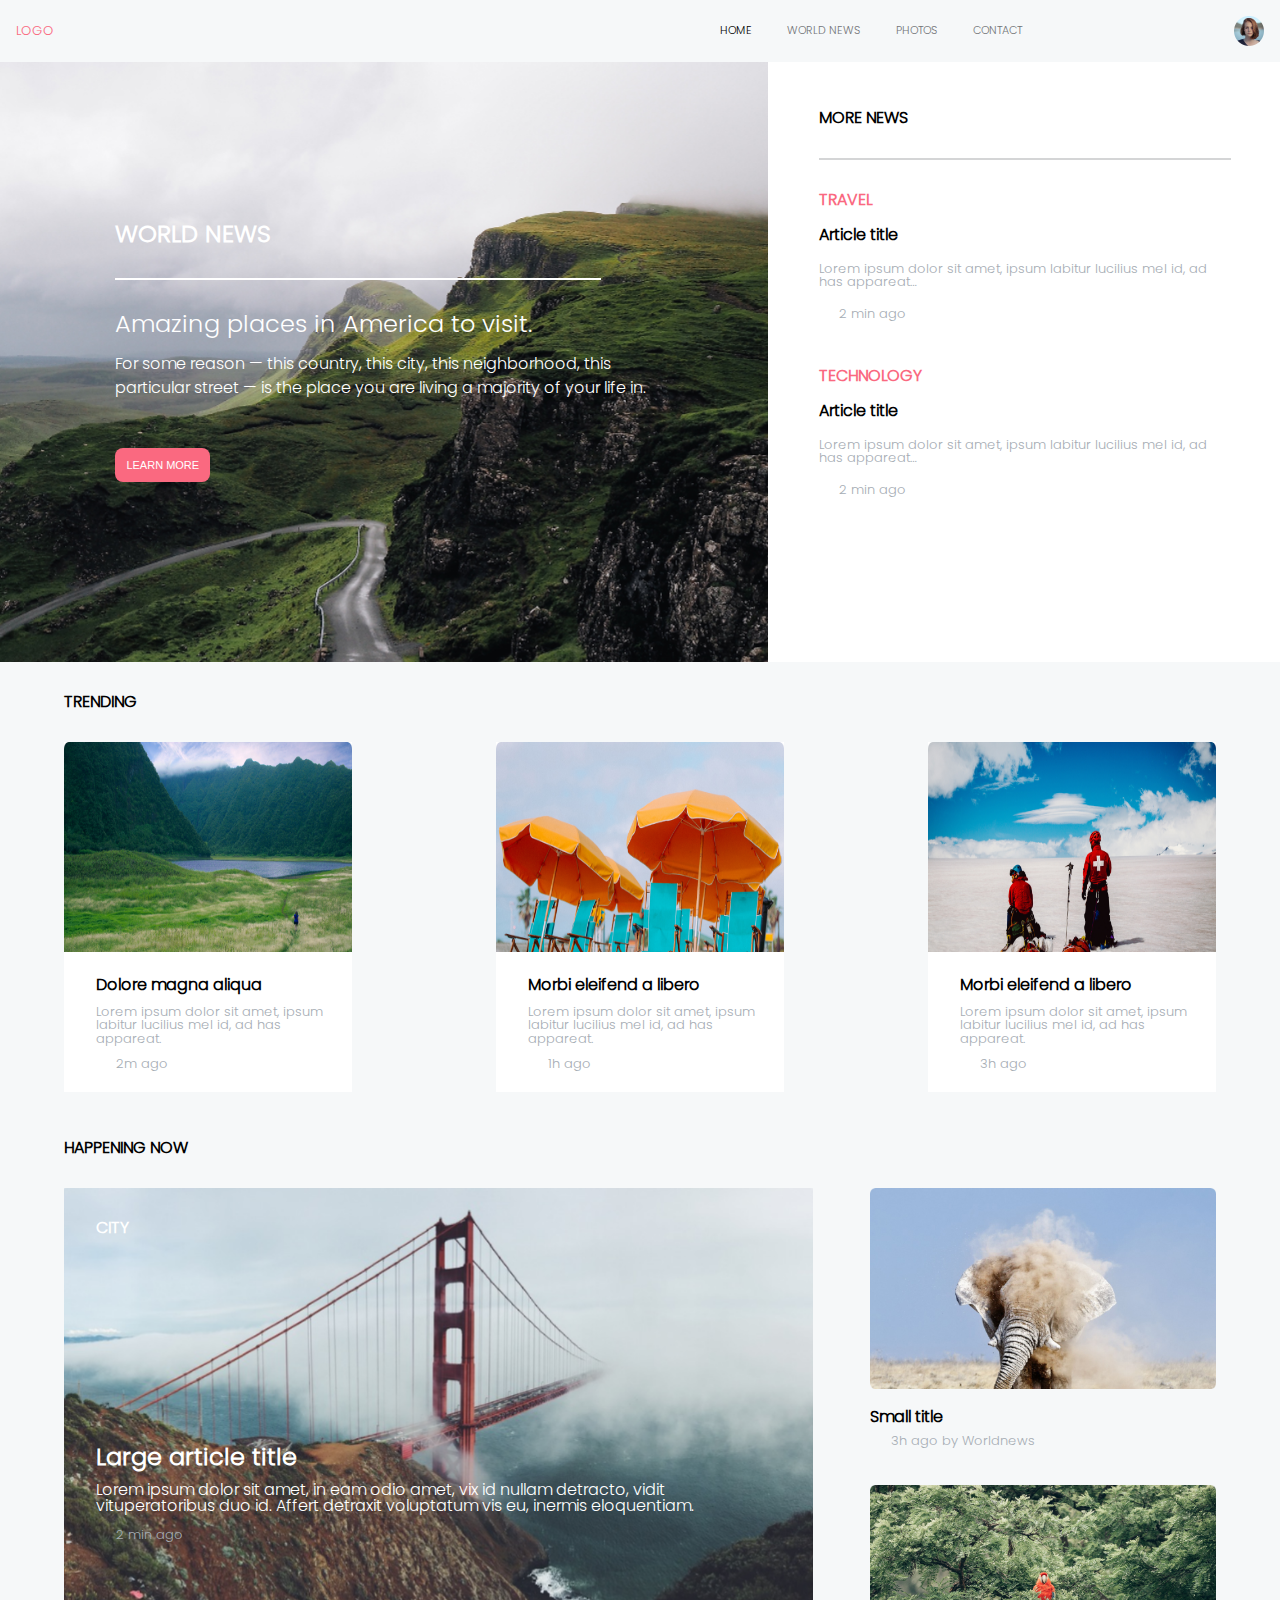
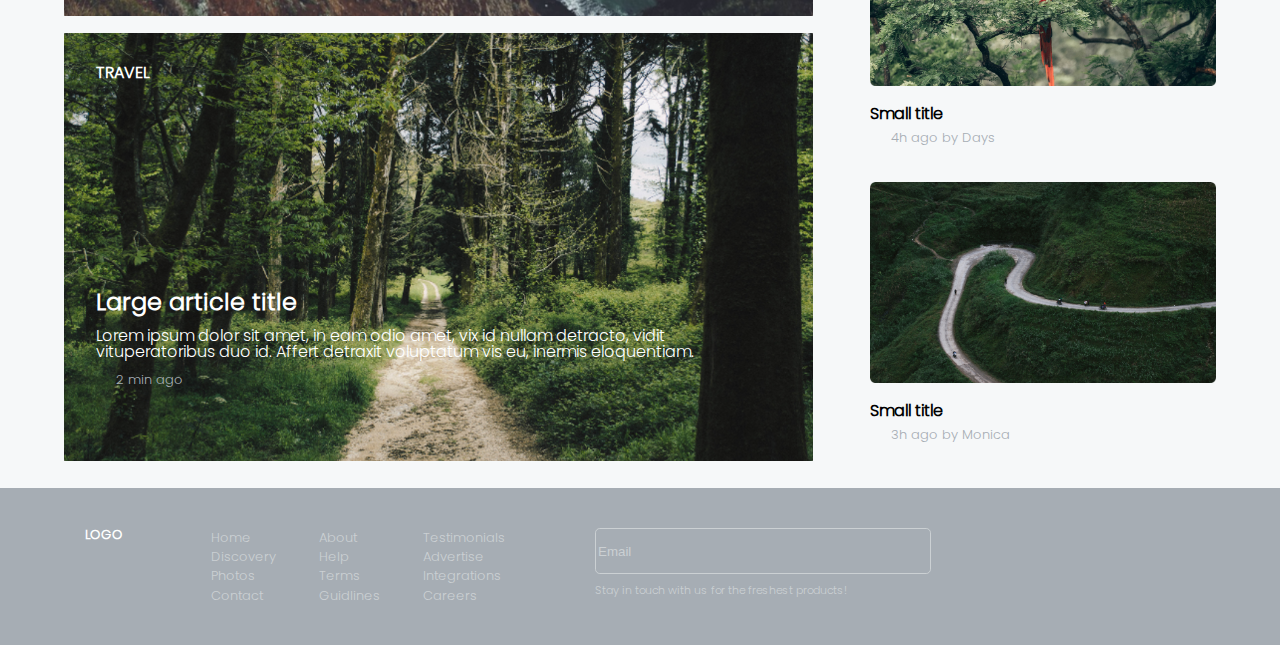
<file: index.html>
<!DOCTYPE html>
<html lang="en">
  <head>
    <meta charset="UTF-8" />
    <meta http-equiv="X-UA-Compatible" content="IE=edge" />
    <meta name="viewport" content="width=device-width, initial-scale=1.0" />
    <link
      rel="stylesheet"
      href="https://cdnjs.cloudflare.com/ajax/libs/font-awesome/6.2.0/css/all.min.css"
      integrity="sha512-xh6O/CkQoPOWDdYTDqeRdPCVd1SpvCA9XXcUnZS2FmJNp1coAFzvtCN9BmamE+4aHK8yyUHUSCcJHgXloTyT2A=="
      crossorigin="anonymous"
      referrerpolicy="no-referrer"
    />
    <link rel="stylesheet" href="css/font.css" />
    <link rel="stylesheet" href="css/reset.css" />
    <link rel="stylesheet" href="css/style.css" />
    <title>Final Project</title>
  </head>

  <body>
    <div class="container">
      <!--                                   Start Header -->
      <header class="header_box">
        <a href="index.html"><h1 class="header_h1">LOGO</h1></a>
        <div class="header_Div_for_nav_and_img">
          <nav class="header_nav">
            <ul class="header_ul">
              <a href="index.html"><li class="header_home">HOME</li></a>
              <a href="worldnews.html"
                ><li class="secendary_nav">WORLD NEWS</li></a
              >
              <li class="secendary_nav">PHOTOS</li>
              <li class="secendary_nav">CONTACT</li>
            </ul>
          </nav>
          <img
            class="header_img"
            src="Images/Page_one/Header/header-logo.png"
            alt="image of Christopher Campbell"
          />
          <i class="fa-solid fa-bars"></i>
        </div>
      </header>

      <!--                                Start Section First -->
      <section class="section1">
        <div class="Section1_div1">
          <div class="Sec1_div1_inside_div">
            <h1 class="sec1_div1_h1">WORLD NEWS</h1>
            <h3 class="sec1_div1_h3">Amazing places in America to visit.</h3>
            <p>
              For some reason — this country, this city, this neighborhood, this
              particular street — is the place you are living a majority of your
              life in.
            </p>
            <a href="https://www.discovery.com/nature" target="_blank"
              ><button class="sec1_button">LEARN MORE</button></a
            >
          </div>
        </div>
        <div class="Section1_div2">
          <div class="Sec1_div2_inside_div">
            <div class="unerline">
              <div class="sect1_title_and_arrows">
                <h1 class="sec1_div2_h1">MORE NEWS</h1>
                <div class="sect1_div2_arrows">
                  <i class="fa-solid fa-chevron-left"></i>
                  <i class="fa-solid fa-chevron-right"></i>
                </div>
              </div>
            </div>
            <div class="sec1_articles_div">
              <article class="sec1_article sec1_article_for_mobile">
                <h2 class="sec1_div2_h2">TRAVEL</h2>
                <h3 class="sec1_div2_h3">Article title</h3>
                <p class="all_P_article">
                  Lorem ipsum dolor sit amet, ipsum labitur lucilius mel id, ad
                  has appareat…
                </p>
                <p class="sec1_timer_p">2 min ago</p>
              </article>

              <article class="sec1_article">
                <h2 class="sec1_div2_h2">TECHNOLOGY</h2>
                <h3 class="sec1_div2_h3">Article title</h3>
                <p class="all_P_article">
                  Lorem ipsum dolor sit amet, ipsum labitur lucilius mel id, ad
                  has appareat…
                </p>
                <p class="sec1_timer_p">2 min ago</p>
              </article>
            </div>
          </div>
        </div>
      </section>

      <!--                                Start Section Second -->
      <section class="section_two">
        <div class="sect2_title_and_arrows">
          <h1 class="sec2_h1">TRENDING</h1>
          <div class="sect2_arrows">
            <i class="fa-solid fa-chevron-left"></i>
            <i class="fa-solid fa-chevron-right"></i>
          </div>
        </div>

        <div class="sec2_all_articles">
          <article class="sec2_article">
            <img
              class="sec2_artic_img"
              src="Images/Page_one/Section_two/section2_img1.png"
              alt="Nature image"
            />
            <div class="sec2_artic_text">
              <h1 class="sec1_div2_h3">Dolore magna aliqua</h1>
              <p class="all_P_article">
                Lorem ipsum dolor sit amet, ipsum labitur lucilius mel id, ad
                has appareat.
              </p>
              <p class="sec1_timer_p">2m ago</p>
            </div>
          </article>
          <article class="sec2_article">
            <img
              class="sec2_artic_img"
              src="Images/Page_one/Section_two/section2_img2.png"
              alt="Yellow umbrellas"
            />
            <div class="sec2_artic_text">
              <h1 class="sec1_div2_h3">Morbi eleifend a libero</h1>
              <p class="all_P_article">
                Lorem ipsum dolor sit amet, ipsum labitur lucilius mel id, ad
                has appareat.
              </p>
              <p class="sec1_timer_p">1h ago</p>
            </div>
          </article>
          <article class="sec2_article sec2_artic_3">
            <img
              class="sec2_artic_img"
              src="Images/Page_one/Section_two/section2_img3.png"
              alt="Image of skiers"
            />
            <div class="sec2_artic_text">
              <h1 class="sec1_div2_h3">Morbi eleifend a libero</h1>
              <p class="all_P_article">
                Lorem ipsum dolor sit amet, ipsum labitur lucilius mel id, ad
                has appareat.
              </p>
              <p class="sec1_timer_p">3h ago</p>
            </div>
          </article>
        </div>
      </section>

      <!--                                  Start Section Three -->
      <section class="section_three">
        <div class="sect2_title_and_arrows">
          <h1 class="sec2_h1">HAPPENING NOW</h1>
          <div class="sect2_arrows">
            <i class="fa-solid fa-chevron-left"></i>
            <i class="fa-solid fa-chevron-right"></i>
          </div>
        </div>
        <div class="sect3_imges_main_div">
          <div class="section3_Div1">
            <div class="sect3_Div1_img1">
              <div class="sect3_Div1_img_text">
                <h1 class="sect3_animat_h1">CITY</h1>
                <div class="sect3_Div1_img_text1">
                  <h1 class="sect3_Div1_h1">Large article title</h1>
                  <p>
                    Lorem ipsum dolor sit amet, in eam odio amet, vix id nullam
                    detracto, vidit vituperatoribus duo id. Affert detraxit
                    voluptatum vis eu, inermis eloquentiam.
                  </p>
                  <p class="sec1_timer_p">2 min ago</p>
                </div>
              </div>
            </div>
            <div class="sect3_Div1_img2">
              <div class="sect3_Div1_img_text">
                <h1 class="sect3_animat_h1">TRAVEL</h1>
                <div class="sect3_Div1_img_text1">
                  <h1 class="sect3_Div1_h1">Large article title</h1>
                  <p>
                    Lorem ipsum dolor sit amet, in eam odio amet, vix id nullam
                    detracto, vidit vituperatoribus duo id. Affert detraxit
                    voluptatum vis eu, inermis eloquentiam.
                  </p>
                  <p class="sec1_timer_p">2 min ago</p>
                </div>
              </div>
            </div>
          </div>
          <div class="section3_Div2">
            <!-- <div class="section3_Div2_inside_div"> -->
            <article class="section3_articles">
              <img
                class="sec3_artic_img"
                src="Images/Page_one/Section_three/section3_img3.png"
                alt="An elephant"
              />
              <div class="sec3_artic_text">
                <h1 class="sect3_artic_h1">Small title</h1>
                <p class="sec1_timer_p">3h ago by Worldnews</p>
              </div>
            </article>
            <article class="section3_articles">
              <img
                class="sec3_artic_img"
                src="Images/Page_one/Section_three/section3_img4.png"
                alt="Red Macaw"
              />
              <div class="sec3_artic_text">
                <h1 class="sect3_artic_h1">Small title</h1>
                <p class="sec1_timer_p">4h ago by Days</p>
              </div>
            </article>
            <article class="section3_articles sect3_articl3">
              <img
                class="sec3_artic_img"
                src="Images/Page_one/Section_three/section3_img5.png"
                alt="Motorcycles on the road"
              />
              <div class="sec3_artic_text">
                <h1 class="sect3_artic_h1">Small title</h1>
                <p class="sec1_timer_p">3h ago by Monica</p>
              </div>
            </article>
            <!-- </div> -->
          </div>
        </div>
      </section>
      <footer class="footer_box">
        <div class="footer_logo_n_navigation">
          <a href="index.html"><h1 class="footer_logo">LOGO</h1></a>
          <div class="footer_navigation_bar">
            <nav class="footer_nav">
              <ul class="footer_ul">
                <a href="index.html"><li style="color: #cbd0d3;">Home</li></a>
                <li>Discovery</li>
                <li>Photos</li>
                <li>Contact</li>
              </ul>
            </nav>
            <nav class="footer_nav">
              <ul class="footer_ul">
                <li>About</li>
                <li>Help</li>
                <li>Terms</li>
                <li>Guidlines</li>
              </ul>
            </nav>
            <nav class="footer_nav">
              <ul class="footer_ul">
                <li>Testimonials</li>
                <li>Advertise</li>
                <li>Integrations</li>
                <li>Careers</li>
              </ul>
            </nav>
          </div>
        </div>
        <div class="footer_email_n_icons_div">
          <div class="email_div">
            <input
              class="footer_input"
              type="text"
              name="Email"
              placeholder="Email"
            />
            <p class="footer_P">
              Stay in touch with us for the freshest products!
            </p>
          </div>
          <div class="icones_div">
            <a href="https://www.instagram.com/" target="_blank"
              ><i class="fa-brands fa-instagram"></i
            ></a>
            <a href="https://twitter.com/" target="_blank"
              ><i class="fa-brands fa-twitter"></i
            ></a>
            <a href="https://www.facebook.com/" target="_blank"
              ><i class="fa-brands fa-facebook-f"></i
            ></a>
            <a href="https://edition.cnn.com/world" target="_blank"
              ><i class="fa-solid fa-earth-europe"></i
            ></a>
          </div>
        </div>
      </footer>
    </div>
  <script src="script.js"></script>
  </body>
</html>
</file>
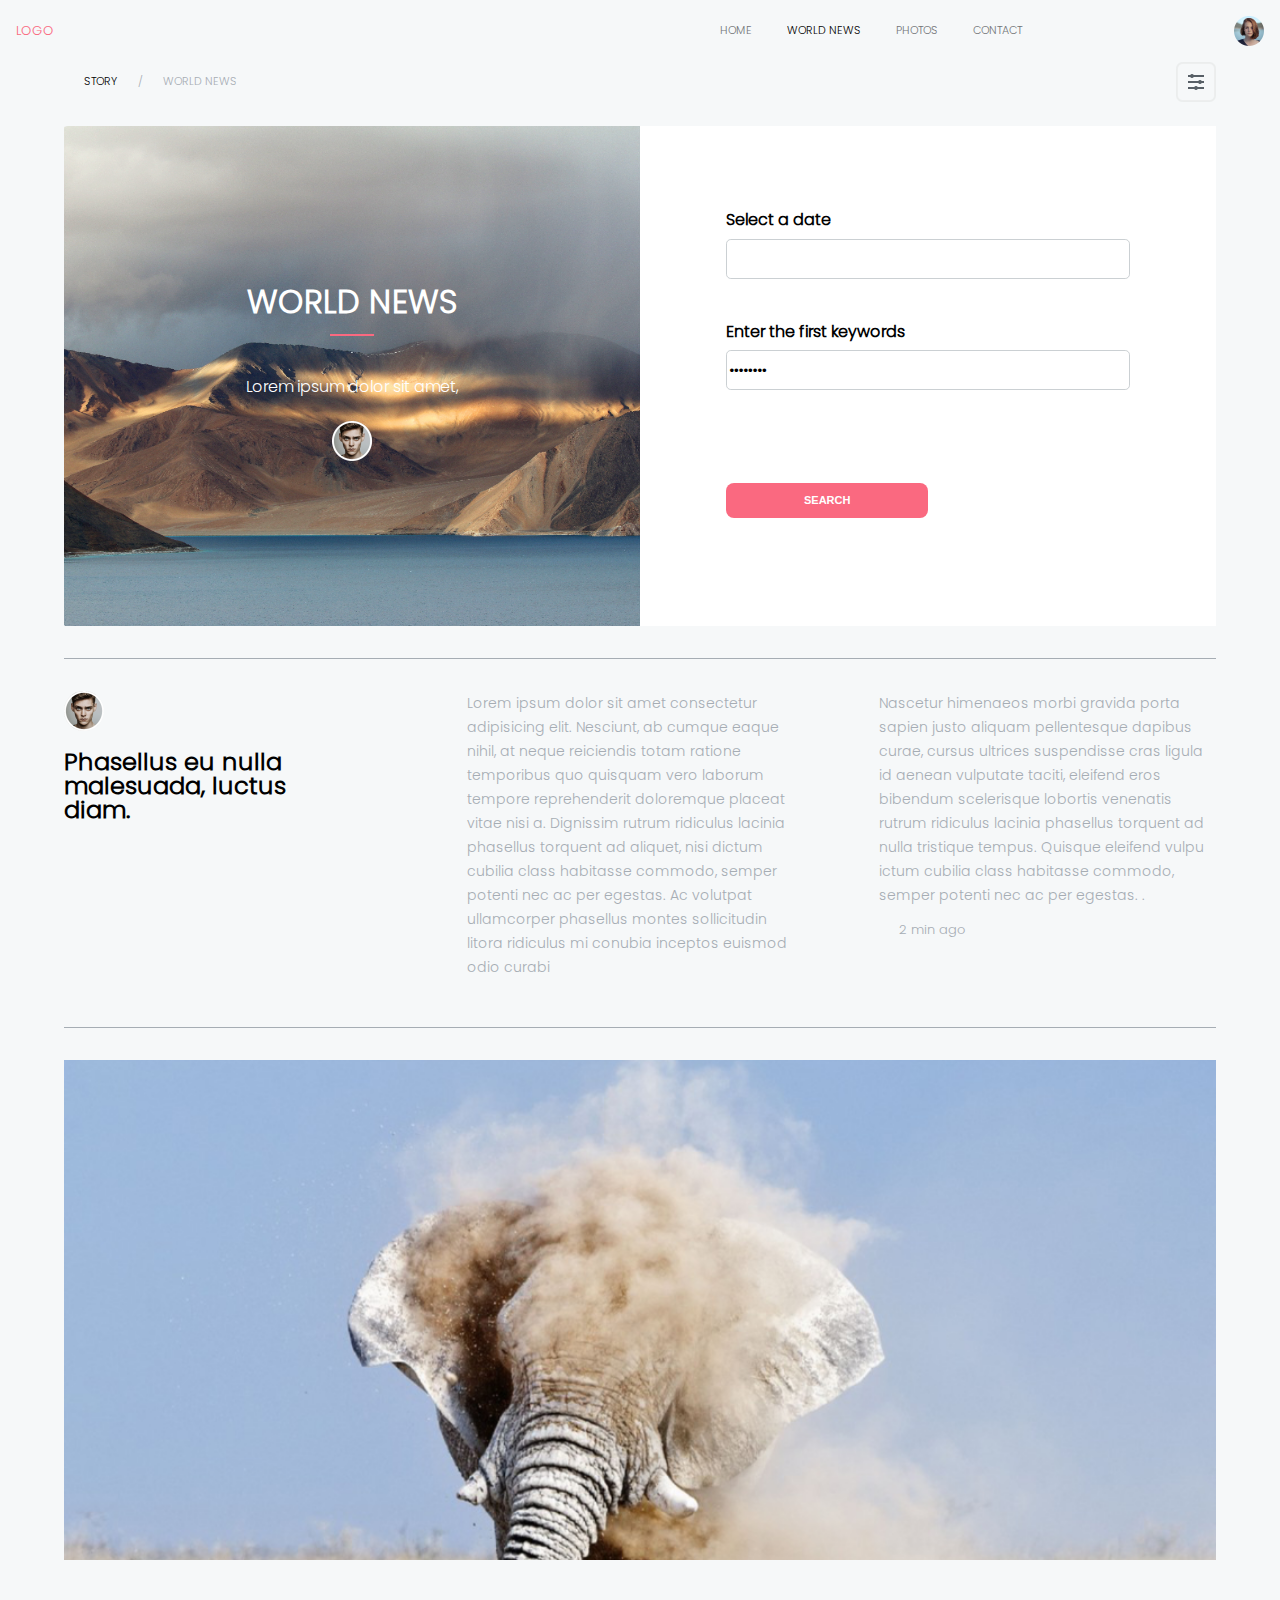
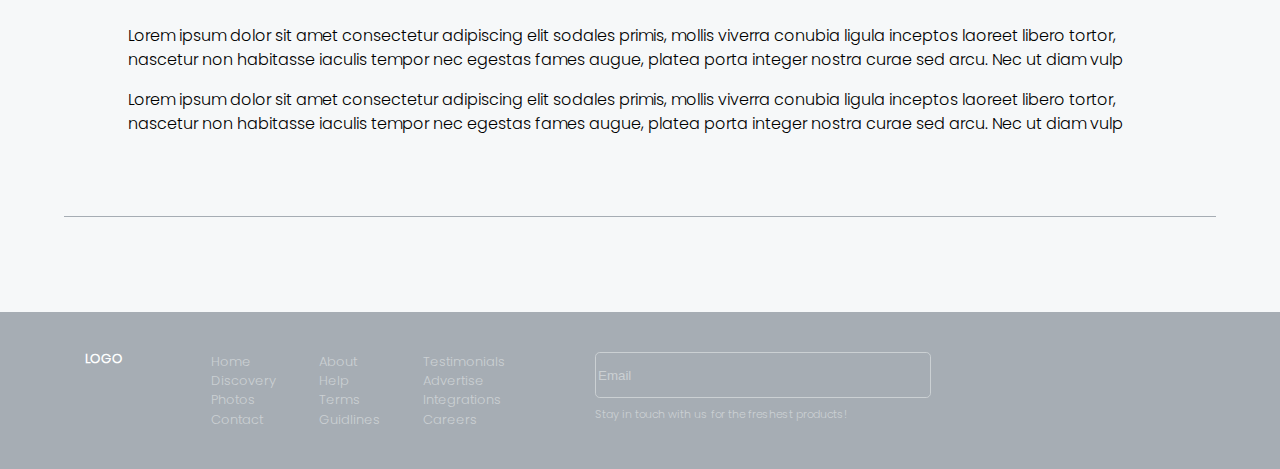
<file: worldnews.html>
<!DOCTYPE html>
<html lang="en">
  <head>
    <meta charset="UTF-8" />
    <meta http-equiv="X-UA-Compatible" content="IE=edge" />
    <meta name="viewport" content="width=device-width, initial-scale=1.0" />
    <link
      rel="stylesheet"
      href="https://cdnjs.cloudflare.com/ajax/libs/font-awesome/6.2.0/css/all.min.css"
      integrity="sha512-xh6O/CkQoPOWDdYTDqeRdPCVd1SpvCA9XXcUnZS2FmJNp1coAFzvtCN9BmamE+4aHK8yyUHUSCcJHgXloTyT2A=="
      crossorigin="anonymous"
      referrerpolicy="no-referrer"
    />
    <link rel="stylesheet" href="css/font.css" />
    <link rel="stylesheet" href="css/reset.css" />
    <link rel="stylesheet" href="css/style.css" />
    <title>Final Project</title>
  </head>

  <body>
    <div class="container">
      <!--                                   Start Header -->
      <header class="header_box">
        <a href="index.html"><h1 class="header_h1">LOGO</h1></a>
        <div class="header_Div_for_nav_and_img">
          <nav class="header_nav">
            <ul class="header_ul">
              <a href="index.html"><li class="secendary_nav">HOME</li></a>
              <a href="worldnews.html"
                ><li class="header_home">WORLD NEWS</li></a
              >
              <li class="secendary_nav">PHOTOS</li>
              <li class="secendary_nav">CONTACT</li>
            </ul>
          </nav>
          <i class="fa-solid fa-bars"></i>
          <img
            class="header_img"
            src="Images/Page_one/Header/header-logo.png"
            alt="image of Christopher Campbell"
          />
        </div>
      </header>
      <!--                                    Start Section First -->
      <section class="page2_section1">
        <div class="page2_sect1_title_box">
          <div class="page2_sect1_story_world">
            <i class="fa-sharp fa-solid fa-house"></i>
            <h1>STORY</h1>
            <p class="page2_sect1_h1">/</p>
            <h1 class="page2_sect1_h1">WORLD NEWS</h1>
          </div>
          <img
            class="filter_icon"
            src="Images/Page_two/filter_icon.png"
            alt="Filter Icon"
          />
        </div>
        <div class="image_and_form_div">
          <div class="image_div">
            <div class="image_text_div">
              <h1 class="image_text_h1">WORLD NEWS</h1>
              <p>Lorem ipsum dolor sit amet,</p>
              <img
                class="mans_image"
                src="Images/Page_two/page_two_mans_img.png"
                alt="image of Christopher Campbell"
              />
            </div>
          </div>
          <form class="form_div" action="#">
            <div class="form_inside_div">
              <div class="labels_n_inputs">
                <label class="page2_labels" for="number">Select a date</label>
                <input
                  class="page2_inputs"
                  type="number"
                  id="number"
                  name="number"
                />
              </div>
              <div class="labels_n_inputs">
                <label class="page2_labels" for="password"
                  >Enter the first keywords</label
                >
                <input
                  class="page2_inputs"
                  type="password"
                  value="password"
                  id="password"
                />
              </div>
              <button class="form_button" type="submit">SEARCH</button>
            </div>
          </form>
        </div>
      </section>
      <section class="page2_section2">
        <div class="page2_sect2_main_DIV">
          <div class="page2_sect2_img_div">
            <img
              class="mans_image"
              src="Images/Page_two/page_two_mans_img.png"
              alt="image of Christopher Campbell"
            />
            <h1 class="page2_sect2_h1">
              Phasellus eu nulla malesuada, luctus diam.
            </h1>
          </div>
          <div class="page2_sect2_texts_div">
            <div class="page2_sect2_text_div1">
              <p class="page2_sect2_p">
                Lorem ipsum dolor sit amet consectetur adipisicing elit.
                Nesciunt, ab cumque eaque nihil, at neque reiciendis totam
                ratione temporibus quo quisquam vero laborum tempore
                reprehenderit doloremque placeat vitae nisi a. Dignissim rutrum
                ridiculus lacinia phasellus torquent ad aliquet, nisi dictum
                cubilia class habitasse commodo, semper potenti nec ac per
                egestas. Ac volutpat ullamcorper phasellus montes sollicitudin
                litora ridiculus mi conubia inceptos euismod odio curabi
              </p>
            </div>
            <div class="page2_sect2_text_div1">
              <p class="page2_sect2_p">
                Nascetur himenaeos morbi gravida porta sapien justo aliquam
                pellentesque dapibus curae, cursus ultrices suspendisse cras
                ligula id aenean vulputate taciti, eleifend eros bibendum
                scelerisque lobortis venenatis rutrum ridiculus lacinia
                phasellus torquent ad nulla tristique tempus. Quisque eleifend
                vulpu ictum cubilia class habitasse commodo, semper potenti nec
                ac per egestas. .
              </p>
              <p class="sec1_timer_p">2 min ago</p>
            </div>
          </div>
        </div>
      </section>
      <section class="page2_section3"></section>
      <section class="page2_section4">
        <p class="page2_sect4_p_hidden page2_sect4_p">
          Lorem ipsum dolor sit amet consectetur adipiscing elit suscipit,
          condimentum mauris convallis cras iaculis at tempus dignissim arcu,
          sollicitudin posuere porta non tellus dictumst penatibus. Commodo ante
          quis senectus quisque semper dapibus porttitor liberLorem ipsum dolor
          sit amet consectetur adipiscing elit suscipit, condimentum mauris
          convallis cras iaculis at tempus dignissim arcu, sollicitudin posuere
          porta non tellus dictumst penatibus. Commodo ante quis senectus
          quisque semper dapibus porttitor liberLorem ipsum dolor sit amet
          consectetur adipiscing elit suscipit, condimentum mauris convallis
          cras iaculis at tempus dignissim arcu, sollicitudin posuere porta non
          tellus dictumst penatibus. Commodo ante quis senectus quisque semper
          dapibus porttitor liber
        </p>
        <p class="page2_sect4_p">
          Lorem ipsum dolor sit amet consectetur adipiscing elit sodales primis,
          mollis viverra conubia ligula inceptos laoreet libero tortor, nascetur
          non habitasse iaculis tempor nec egestas fames augue, platea porta
          integer nostra curae sed arcu. Nec ut diam vulp
        </p>
        <p class="page2_sect4_p">
          Lorem ipsum dolor sit amet consectetur adipiscing elit sodales primis,
          mollis viverra conubia ligula inceptos laoreet libero tortor, nascetur
          non habitasse iaculis tempor nec egestas fames augue, platea porta
          integer nostra curae sed arcu. Nec ut diam vulp
        </p>
      </section>
      <section class="page2_section5"></section>
      <footer class="footer_box">
        <div class="footer_logo_n_navigation">
          <a href="index.html"><h1 class="footer_logo">LOGO</h1></a>
          <div class="footer_navigation_bar">
            <nav class="footer_nav">
              <ul class="footer_ul">
                <a href="index.html"><li style="color: #cbd0d3;">Home</li></a>
                <li>Discovery</li>
                <li>Photos</li>
                <li>Contact</li>
              </ul>
            </nav>
            <nav class="footer_nav">
              <ul class="footer_ul">
                <li>About</li>
                <li>Help</li>
                <li>Terms</li>
                <li>Guidlines</li>
              </ul>
            </nav>
            <nav class="footer_nav">
              <ul class="footer_ul">
                <li>Testimonials</li>
                <li>Advertise</li>
                <li>Integrations</li>
                <li>Careers</li>
              </ul>
            </nav>
          </div>
        </div>
        <div class="footer_email_n_icons_div">
          <div class="email_div">
            <input
              class="footer_input"
              type="text"
              name="Email"
              placeholder="Email"
            />
            <p class="footer_P">
              Stay in touch with us for the freshest products!
            </p>
          </div>
          <div class="icones_div">
            <a href="https://www.instagram.com/" target="_blank"
              ><i class="fa-brands fa-instagram"></i
            ></a>
            <a href="https://twitter.com/" target="_blank"
              ><i class="fa-brands fa-twitter"></i
            ></a>
            <a href="https://www.facebook.com/" target="_blank"
              ><i class="fa-brands fa-facebook-f"></i
            ></a>
            <a href="https://edition.cnn.com/world" target="_blank"
              ><i class="fa-solid fa-earth-europe"></i
            ></a>
          </div>
        </div>
      </footer>
    </div>
  <script src="script.js"></script>
  </body>
</html>
</file>
<file: css/font.css>
@font-face {
  font-family: 'Poppins';
  src: url('../fonts/Poppins-Light.eot');
  src: url('../fonts/Poppins-Light.eot?#iefix') format('embedded-opentype'),
      url('../fonts/Poppins-Light.woff2') format('woff2'),
      url('../fonts/Poppins-Light.woff') format('woff'),
      url('../fonts/Poppins-Light.ttf') format('truetype');
  font-weight: 300;
  font-style: normal;
  font-display: swap;
}
</file>
<file: css/style.css>
/*
* Prefixed by https://autoprefixer.github.io
* PostCSS: v8.4.14,
* Autoprefixer: v10.4.7
* Browsers: last 4 version
*/

.container {
  max-width: 1440px;
  width: 100%;
  background-color: #f6f8f9;
  font-family: 'Poppins';
}

/*                                        Start Header */
.header_box {
  width: 100%;
  display: -webkit-box;
  display: -ms-flexbox;
  display: flex;
  -webkit-box-orient: horizontal;
  -webkit-box-direction: normal;
      -ms-flex-direction: row;
          flex-direction: row;
  -webkit-box-pack: justify;
      -ms-flex-pack: justify;
          justify-content: space-between;
  -webkit-box-align: center;
      -ms-flex-align: center;
          align-items: center;
  padding: 1rem;
}

.fa-bars {
  display: none;
}

.header_Div_for_nav_and_img {
  width: 45%;
  display: -webkit-box;
  display: -ms-flexbox;
  display: flex;
  -webkit-box-orient: horizontal;
  -webkit-box-direction: normal;
      -ms-flex-direction: row;
          flex-direction: row;
  -webkit-box-pack: justify;
      -ms-flex-pack: justify;
          justify-content: space-between;
  -webkit-box-align: center;
      -ms-flex-align: center;
          align-items: center;
}

.header_nav {
  width: 60%;
}

.header_ul {
  display: -webkit-box;
  display: -ms-flexbox;
  display: flex;
  -webkit-box-orient: horizontal;
  -webkit-box-direction: normal;
      -ms-flex-direction: row;
          flex-direction: row;
  -ms-flex-pack: distribute;
      justify-content: space-around;
  font-size: 0.688rem;
  -webkit-transition: all;
  -o-transition: all;
  transition: all;
}

.header_img {
  width: 1.875rem;
  height: 1.875rem;
  -webkit-transition: all 2s linear;
  -o-transition: all 2s linear;
  transition: all 2s linear;
}

.header_img:hover {
  -webkit-transform: scale(3);
      -ms-transform: scale(3);
          transform: scale(3)
}

.header_h1 {
  width: 55%;
  font-size: 0.813rem;
  color: #fa6980;
  -webkit-animation: logo 1s infinite linear;
          animation: logo 1s infinite linear;
}

@-webkit-keyframes logo{
  from {
    color: #fa6980;
  }
  to {
    color: #f6f8f9;
  }
}

@keyframes logo{
  from {
    color: #fa6980;
  }
  to {
    color: #f6f8f9;
  }
}

.secendary_nav {
  color: #717477;
  cursor: pointer;
  -webkit-transition: all;
  -o-transition: all;
  transition: all;
}

.secendary_nav:hover {
  border-bottom: 2px solid #fa6980;
}

.header_home:hover {
  border-bottom: 2px solid #fa6980;
}


/*                                       Start Section First */
/*                                        Section 1 Div 1 */
.section1 {
  width: 100%;
  display: -webkit-box;
  display: -ms-flexbox;
  display: flex;
  -webkit-box-orient: horizontal;
  -webkit-box-direction: normal;
      -ms-flex-direction: row;
          flex-direction: row;
}

.Section1_div1 {
  width: 60%;
  height: 37.5rem;
  background-image: url("../Images/Page_one/Section_one/section1_background.png");
  background-position: center;
  background-size: cover;
  background-repeat: no-repeat;
  color: white;
}

.Sec1_div1_inside_div {
  width: 70%;
  margin: 10rem auto;
  line-height: 1.5rem;
}

.sec1_div1_h1 {
  font-size: 1.5rem;
  font-weight: bold;
}

.sec1_div1_h1::after {
  content: "";
  display: -webkit-box;
  display: -ms-flexbox;
  display: flex;
  border: 1px solid white;
  width: 90%;
  margin-top: 2rem;
  margin-bottom: 2rem;
  -webkit-animation: line 5s linear;
          animation: line 5s linear;
}

@-webkit-keyframes line {
  from{
    width: 0;
    border-color: #fa6980;
  }
  to{
    width: 90%;
    border-color: white;
  }
}

@keyframes line {
  from{
    width: 0;
    border-color: #fa6980;
  }
  to{
    width: 90%;
    border-color: white;
  }
}

.sec1_div1_h3 {
  font-size: 1.5rem;
  margin-bottom: 1rem;
}

.sec1_button {
  border-radius: 0.5rem;
  border: none;
  background-color: #fa6980;
  color: white;
  font-size: 0.688rem;
  padding: 0.7rem;
  margin-top: 3rem;
  cursor: pointer;
  -webkit-transition-property: all;
  -o-transition-property: all;
  transition-property: all;
}

.sec1_button:hover {
  width: 5rem;
  height: 5rem;
  border-radius: 50%;
  -webkit-animation: button 1s infinite linear;
          animation: button 1s infinite linear;
}

@-webkit-keyframes button {
  from{
    -webkit-transform: rotate(0deg);
            transform: rotate(0deg);
  }
  to{
    -webkit-transform: rotate(360deg);
            transform: rotate(360deg);
  }
}

@keyframes button {
  from{
    -webkit-transform: rotate(0deg);
            transform: rotate(0deg);
  }
  to{
    -webkit-transform: rotate(360deg);
            transform: rotate(360deg);
  }
}

/*                                        Section 1 Div 2 */
.Section1_div2 {
  width: 40%;
  background-color: white;
}

.Sec1_div2_inside_div {
  width: 80%;
  margin: 3rem auto;
  /* display: flex;
  flex-direction: column;
  justify-content: space-between; */
}

.sect1_title_and_arrows {
  width: 100%;
  display: -webkit-box;
  display: -ms-flexbox;
  display: flex;
  -webkit-box-pack: justify;
      -ms-flex-pack: justify;
          justify-content: space-between;
}

.unerline::after {
  content: "";
  display: block;
  border: 1px solid #717477;
  width: 100%;
  opacity: 0.3;
  margin-top: 2rem;
  margin-bottom: 2rem;
} 

.sect1_div2_arrows {
  width: 20%;
  display: -webkit-box;
  display: -ms-flexbox;
  display: flex;
  -webkit-box-pack: justify;
      -ms-flex-pack: justify;
          justify-content: space-between;
}

.fa-chevron-left {
  color: #717477;
}

.sec1_div2_h1 {
  width: 80%;
  font-weight: bold;
}

.sec1_article {
  height: 8rem;
  display: -webkit-box;
  display: -ms-flexbox;
  display: flex;
  -webkit-box-orient: vertical;
  -webkit-box-direction: normal;
      -ms-flex-direction: column;
          flex-direction: column;
  -webkit-box-pack: justify;
      -ms-flex-pack: justify;
          justify-content: space-between;
  margin-bottom: 3rem;
}

.sec1_div2_h2 {
  color: #fa6980;
  font-size: 1rem;
  font-weight: bold;
}

.sec1_div2_h3 {
  font-size: 1rem;
  font-weight: bold;
}

.all_P_article {
  color: #a6adb4;
  font-size: 0.813rem;
}

.sec1_timer_p {
  font-size: 0.813rem;
  color: #a6adb4;
}

.sec1_timer_p::before {
  font-family: "Font Awesome 5 free";
  content: "\f017";
  letter-spacing: 0.625rem;
}

/*                                     Start Section Two */
.section_two {
  display: -webkit-box;
  display: -ms-flexbox;
  display: flex;
  -webkit-box-orient: vertical;
  -webkit-box-direction: normal;
      -ms-flex-direction: column;
          flex-direction: column;
  width: 90%;
  margin: 0 auto;
}

.sect2_title_and_arrows {
  /* height: 3%; */
  display: -webkit-box;
  display: -ms-flexbox;
  display: flex;
  margin: 2rem 0;
}

.sec2_h1{
  width: 90%;
  font-weight: bold;
}

.sect2_arrows {
  width: 10%;
  display: -webkit-box;
  display: -ms-flexbox;
  display: flex;
  -webkit-box-pack: justify;
      -ms-flex-pack: justify;
          justify-content: space-between;
}

.sec2_all_articles {
  width: 100%;
  display: -webkit-box;
  display: -ms-flexbox;
  display: flex;
  -webkit-box-pack: justify;
      -ms-flex-pack: justify;
          justify-content: space-between;
  height: 21.875rem;
}

.sec2_article {
  width: 25%;
  background-color: white;
  -webkit-transition-property: all;
  -o-transition-property: all;
  transition-property: all;
}

.sec2_article:hover {
  -webkit-box-shadow: 0.188rem 0.313rem #fa6980;
          box-shadow: 0.188rem 0.313rem #fa6980;
  border-radius: 0.7rem;
}

.sec2_artic_img {
  width: 100%;
  height: 60%;
}

.sec2_artic_text {
  width: 80%;
  height: 30%;
  display: -webkit-box;
  display: -ms-flexbox;
  display: flex;
  -webkit-box-orient: vertical;
  -webkit-box-direction: normal;
      -ms-flex-direction: column;
          flex-direction: column;
  -ms-flex-pack: distribute;
      justify-content: space-around;
  margin: 1rem 2rem 3rem;
}


/*                                   Section Three */
.section_three {
  width: 90%;
  height: 56.25rem;
  margin: 3rem auto;
}

.sect3_imges_main_div{
  width: 100%;
  height: 97%;
  display: -webkit-box;
  display: -ms-flexbox;
  display: flex;
  -webkit-box-orient: horizontal;
  -webkit-box-direction: normal;
      -ms-flex-direction: row;
          flex-direction: row;
  -webkit-box-pack: justify;
      -ms-flex-pack: justify;
          justify-content: space-between;
}
/*                                    Section 3 Div 1*/
.section3_Div1 {
  width: 65%;
  height: 100%;
  display: -webkit-box;
  display: -ms-flexbox;
  display: flex;
  -webkit-box-orient: vertical;
  -webkit-box-direction: normal;
      -ms-flex-direction: column;
          flex-direction: column;
  -webkit-box-pack: justify;
      -ms-flex-pack: justify;
          justify-content: space-between;
}

.sect3_Div1_img1 {
  width: 100%;
  height: 49%;
  background-image: url("../Images/Page_one/Section_three/section3_img1.png");
  background-position: center;
  background-size: cover;
  background-repeat: no-repeat;
  color: white;
  -webkit-transition: all 2s linear;
  -o-transition: all 2s linear;
  transition: all 2s linear;
}

.sect3_Div1_img2 {
  width: 100%;
  height: 49%;
  background-image: url("../Images/Page_one/Section_three/section3_img2.png");
  background-position: center;
  background-size: cover;
  background-repeat: no-repeat;
  color: white;
  -webkit-transition: all 1s linear;
  -o-transition: all 1s linear;
  transition: all 1s linear;
}

.sect3_Div1_img1:hover {
  /* filter: grayscale(100%); */
  background-color: #78ced1;
  background-blend-mode: multiply;
}

.sect3_Div1_img2:hover {
  /* filter: grayscale(100%); */
  background-color: #5aafaf;
  background-blend-mode: multiply;
}

.sect3_Div1_img_text {
  width: 90%;
  height: 90%;
  display: -webkit-box;
  display: -ms-flexbox;
  display: flex;
  -webkit-box-orient: vertical;
  -webkit-box-direction: normal;
      -ms-flex-direction: column;
          flex-direction: column;
  -webkit-box-pack: justify;
      -ms-flex-pack: justify;
          justify-content: space-between;
  padding: 2rem;
}

.sect3_Div1_img_text1 {
  width: 100%;
  height: 30%;
  display: -webkit-box;
  display: -ms-flexbox;
  display: flex;
  -webkit-box-orient: vertical;
  -webkit-box-direction: normal;
      -ms-flex-direction: column;
          flex-direction: column;
  -webkit-box-pack: justify;
      -ms-flex-pack: justify;
          justify-content: space-between;
}

.sect3_Div1_h1 {
  font-size: 1.5rem;
  font-weight: bold;
}

.sect3_animat_h1 {
  font-weight: bold;
  -webkit-animation: sect3h1 1s infinite linear;
          animation: sect3h1 1s infinite linear;
}

@-webkit-keyframes sect3h1{
  from {
    color: #f6f8f9;
  }
  to {
    color: #fa6980;
    font-weight:lighter;
  }
}

@keyframes sect3h1{
  from {
    color: #f6f8f9;
  }
  to {
    color: #fa6980;
    font-weight:lighter;
  }
}

/*                                    Section 3 Div 2 */
.section3_Div2 {
  height: 100%;
  width: 30%;
  display: -webkit-box;
  display: -ms-flexbox;
  display: flex;
  -webkit-box-orient: vertical;
  -webkit-box-direction: normal;
      -ms-flex-direction: column;
          flex-direction: column;
  -webkit-box-pack: justify;
      -ms-flex-pack: justify;
          justify-content: space-between;
}

.section3_articles {
  width: 100%;
  height: 32%;
  display: -webkit-box;
  display: -ms-flexbox;
  display: flex;
  -webkit-box-orient: vertical;
  -webkit-box-direction: normal;
      -ms-flex-direction: column;
          flex-direction: column;
  -webkit-box-pack: justify;
      -ms-flex-pack: justify;
          justify-content: space-between;
}

.sec3_artic_img {
  width: 100%;
  height: 80%;
  -webkit-transition: all 2s linear;
  -o-transition: all 2s linear;
  transition: all 2s linear;
}

.sec3_artic_img:hover {
  -webkit-transform: scale(1.1);
      -ms-transform: scale(1.1);
          transform: scale(1.1)
}

.sec3_artic_text {
  width: 100%;
  height: 18%;
  margin: 1rem auto;
  line-height: 1.5rem;
}

.sect3_artic_h1 {
  font-size: 1rem;
  font-weight: bold;
}

/*                                           Start Footer */
.footer_box {
  width: 100%;
  background-color: #a6adb4;
  display: -webkit-box;
  display: -ms-flexbox;
  display: flex;
  -ms-flex-pack: distribute;
      justify-content: space-around;
  font-size: 0.813rem;
  padding: 2.5rem;
}

.footer_logo_n_navigation {
  width: 35%;
  display: -webkit-box;
  display: -ms-flexbox;
  display: flex;
  -webkit-box-pack: justify;
      -ms-flex-pack: justify;
          justify-content: space-between;
  cursor: pointer;
}

.footer_navigation_bar {
  width: 70%;
  display: -webkit-box;
  display: -ms-flexbox;
  display: flex;
  -webkit-box-pack: justify;
      -ms-flex-pack: justify;
          justify-content: space-between;
}

.footer_email_n_icons_div {
  width: 50%;
  display: -webkit-box;
  display: -ms-flexbox;
  display: flex;
  -webkit-box-pack: justify;
      -ms-flex-pack: justify;
          justify-content: space-between;
  cursor: pointer;
}

.footer_logo {
  color: white;
  font-weight: bold;
}

.footer_nav {
  color: #cbd0d3;
}

.footer_ul {
  line-height: 1.2rem;
}

.email_div {
  width: 70%;
  line-height: 2rem;
}

.footer_input {
  border: none;
  width: 80%;
  height: 60%;
  background-color: #a6adb4;
  border: 1px solid #cbd0d3;
  border-radius: 0.3rem;
  -webkit-transition: all 1s linear;
  -o-transition: all 1s linear;
  transition: all 1s linear;
}

.footer_input:hover {
  background-color: white;
}

::-webkit-input-placeholder {
  color: #cbd0d3;
}

::-moz-placeholder {
  color: #cbd0d3;
}

:-ms-input-placeholder {
  color: #cbd0d3;
}

::-ms-input-placeholder {
  color: #cbd0d3;
}

::placeholder {
  color: #cbd0d3;
}

.footer_P {
  font-size: 0.688rem;
  color: #cbd0d3;
}

.icones_div {
  width: 25%;
  display: -webkit-box;
  display: -ms-flexbox;
  display: flex;
  -ms-flex-pack: distribute;
      justify-content: space-around;
}

.fa-brands {
  color: white;
}

.fa-earth-europe {
  color: white;
}

/*                              P A G E  2: WORLD NEWS */
.page2_section1 {
  width: 90%;
  margin: 0 auto;
}

.page2_sect1_title_box {
  width: 100%;
  display: -webkit-box;
  display: -ms-flexbox;
  display: flex;
  -webkit-box-pack: justify;
      -ms-flex-pack: justify;
          justify-content: space-between;
  -webkit-box-align: center;
      -ms-flex-align: center;
          align-items: center;
  margin-bottom: 1.5rem;
}

.page2_sect1_story_world {
  width: 15%;
  display: -webkit-box;
  display: -ms-flexbox;
  display: flex;
  -webkit-box-pack: justify;
      -ms-flex-pack: justify;
          justify-content: space-between;
  font-size: 0.688rem;
}

.fa-sharp {
  color: #202124;
}

.filter_icon {
  width: 2.5rem;
  height: 2.5rem;
}

.page2_sect1_h1 {
  color: #a6adb4;
}

.image_and_form_div {
  width: 100%;
  display: -webkit-box;
  display: -ms-flexbox;
  display: flex;
}

.image_div {
  width: 50%;
  height: 31.25rem;
  background-image: url("../Images/Page_two/page_two_wordNews_img.png");
  background-position: center;
  background-size: cover;
  background-repeat: no-repeat;
}

.image_text_div {
  height: 35%;
  display: -webkit-box;
  display: -ms-flexbox;
  display: flex;
  -webkit-box-orient: vertical;
  -webkit-box-direction: normal;
      -ms-flex-direction: column;
          flex-direction: column;
  -webkit-box-pack: justify;
      -ms-flex-pack: justify;
          justify-content: space-between;
  -webkit-box-align: center;
      -ms-flex-align: center;
          align-items: center;
  color: white;
  margin: 10rem auto;
}

.mans_image {
  width: 2.5rem;
  height: 2.5rem;
}

.image_text_h1 {
  font-size: 2rem;
  font-weight: bolder;
}

.image_text_h1::after {
  content: "";
  display: block;
  border: 1px solid #fa6980;
  width: 2.625rem;
  margin: 1rem auto;
} 

.form_div {
  width: 50%;
  background-color: white;
}

.form_inside_div {
  width: 70%;
  height: 70%;
  margin: 4rem auto;
  display: -webkit-box;
  display: -ms-flexbox;
  display: flex;
  -webkit-box-orient: vertical;
  -webkit-box-direction: normal;
      -ms-flex-direction: column;
          flex-direction: column;
  -ms-flex-pack: distribute;
      justify-content: space-around;
}

.labels_n_inputs {
  width: 100%;
  height: 19%;
  display: -webkit-box;
  display: -ms-flexbox;
  display: flex;
  -webkit-box-orient: vertical;
  -webkit-box-direction: normal;
      -ms-flex-direction: column;
          flex-direction: column;
  -webkit-box-pack: justify;
      -ms-flex-pack: justify;
          justify-content: space-between;
}

.page2_inputs {
  border: none;
  width: 100%;
  height: 2.5rem;
  border: 1px solid #cbd0d3;
  border-radius: 0.3rem;
}

.page2_labels {
  font-weight: bold;
}

.form_button {
  width: 50%;
  font-weight: bold;
  border-radius: 0.5rem;
  border: none;
  background-color: #fa6980;
  color: white;
  font-size: 0.688rem;
  padding: 0.7rem;
  margin-top: 3rem;
  -webkit-transition: all 1s linear;
  -o-transition: all 1s linear;
  transition: all 1s linear;
}

.form_button:hover {
  background-color: white;
  color: #fa6980;
  border: 1px solid #fa6980;
}



/*                                   section second */
.page2_section2 {
  width: 90%;
  margin: 0 auto;
  padding-top: 2rem;
  padding-bottom: 2rem;
}

.page2_sect2_main_DIV{
  width: 100%;
  border-top: 1px solid #a6adb4;
  border-bottom: 1px solid #a6adb4;
  display: -webkit-box;
  display: -ms-flexbox;
  display: flex;
  -webkit-box-pack: justify;
      -ms-flex-pack: justify;
          justify-content: space-between;
  padding-top: 2rem;
  padding-bottom: 2rem;
}

.page2_sect2_img_div {
  width: 25%;
}

.page2_sect2_texts_div {
  width: 65%;
  display: -webkit-box;
  display: -ms-flexbox;
  display: flex;
  -webkit-box-pack: justify;
      -ms-flex-pack: justify;
          justify-content: space-between;
}

.page2_sect2_text_div1 {
  width: 45%;
}

.page2_sect2_h1 {
  font-size: 1.5rem;
  font-weight: bolder;
  margin-top: 1rem;
}

.page2_sect2_p {
  font-size: 0.875rem;
  color: #a6adb4;
  margin-bottom: 1rem;
  line-height: 1.5rem;
}

.page2_section3 {
  width: 90%;
  height: 31.25rem;
  margin: 0 auto;
  background-image: url("../Images/Page_one/Section_three/section3_img3.png");
  background-position: center;
  background-size: cover;
  background-repeat: no-repeat;
}

.page2_section4 {
  width: 80%;
  margin: 0 auto;
  padding-top: 4rem;
  padding-bottom: 4rem;
}

.page2_sect4_p {
  margin-bottom: 1rem;
  line-height: 1.5rem;
}

.page2_sect4_p_hidden {
  display: none;
}

.page2_section5 {
  width: 90%;
  height: 6rem;
  margin: 0 auto;
  border-top: 1px solid #a6adb4;
}


/*                                აქ იწყება რესპონსივი */
@media (max-width:768px){
  /* Header */
  .header_nav {
    width: 80%;
  }

  /* Section One */
  .section1 {
    -webkit-box-orient: vertical;
    -webkit-box-direction: normal;
        -ms-flex-direction: column;
            flex-direction: column;
  }

  .Section1_div1 {
    width: 100%;
  }

  .Sec1_div2_inside_div {
    width: 90%;
  }

  .Section1_div2 {
    width: 100%;
  }

  .sec1_articles_div {
    width: 100%;
    display: -webkit-box;
    display: -ms-flexbox;
    display: flex;
    -webkit-box-orient: horizontal;
    -webkit-box-direction: normal;
        -ms-flex-direction: row;
            flex-direction: row;
    -webkit-box-pack: justify;
        -ms-flex-pack: justify;
            justify-content: space-between;
  }

  .sec1_article {
    width: 47%;
    margin-bottom: 0;
  }

  .sect1_div2_arrows {
    width: 10%;
  }

  /* Section Two */
  .sec2_artic_3 {
    display: none;
  }

  .sec2_article {
    width: 45%;
  }

  /* Section Three */
  .section_three {
    height: 72rem;
    margin: 2rem auto;
  }

  .sect3_imges_main_div{
    -webkit-box-orient: vertical;
    -webkit-box-direction: normal;
        -ms-flex-direction: column;
            flex-direction: column;
  }

  .section3_Div1 {
    width: 100%;
    height: 72%;
  }

  .section3_Div2 {
    width: 100%;
    height: 25%;
    -webkit-box-orient: horizontal;
    -webkit-box-direction: normal;
        -ms-flex-direction: row;
            flex-direction: row;
    -webkit-box-pack: justify;
        -ms-flex-pack: justify;
            justify-content: space-between;
  }

  .sect3_articl3 {
    display: none;
  }

  .section3_articles {
    width: 47%;
    height: 100%;
  }
  
  /* Footer */
  .footer_box {
    -webkit-box-orient: vertical;
    -webkit-box-direction: normal;
        -ms-flex-direction: column;
            flex-direction: column;
  }

  .footer_logo_n_navigation {
    width: 100%;
    margin-bottom: 2.5rem;
    -ms-flex-pack: distribute;
        justify-content: space-around;
  }

  .footer_navigation_bar {
    width: 50%;
  }

  .footer_email_n_icons_div {
    width: 100%;
    -ms-flex-pack: distribute;
        justify-content: space-around;
  }

  .email_div {
    width: 50%;
  }

  /* Page Two */
  .page2_sect1_story_world {
    width: 30%;
  }

  .image_and_form_div {
    -webkit-box-orient: vertical;
    -webkit-box-direction: normal;
        -ms-flex-direction: column;
            flex-direction: column;
  }

  .image_div {
    width: 100%;
  }

  .form_div {
    width: 100%;
  }

  .form_inside_div {
    width: 50%;
  }

  .labels_n_inputs {
   margin-bottom: 2rem;
  }

  .form_button {
    margin-top: 0;
  }

  .page2_sect2_main_DIV{
    -webkit-box-orient: vertical;
    -webkit-box-direction: normal;
        -ms-flex-direction: column;
            flex-direction: column;
  }

  .page2_sect2_img_div {
    width: 45%;
  }

  .page2_sect2_texts_div {
    width: 100%;
    margin-top: 2.5rem;
  }

  .page2_sect4_p_hidden {
    display: -webkit-box;
    display: -ms-flexbox;
    display: flex;
  }
}



.active{
  display: none;
}

@media (max-width:375px){
  .fa-bars {
    display: -webkit-box;
    display: -ms-flexbox;
    display: flex;
    cursor: pointer;
  }

  .header_nav {
    display: none;
  }

  .header_ul {
    width: 100%;
    position: fixed;
    top: 2rem;
    display: -webkit-box;
    display: -ms-flexbox;
    display: flex;
    -webkit-box-orient: vertical;
    -webkit-box-direction: normal;
        -ms-flex-direction: column;
            flex-direction: column;
    left: -100%;
    transition: 0.5s;
    text-align: center;
    background-color: #fa6980;
    z-index: 3;
  }

  .header_ul.active {
    left: 0%;
  }

  .header_img {
    display: none;
  }

  .header_Div_for_nav_and_img {
    -webkit-box-pack: end;
        -ms-flex-pack: end;
            justify-content: flex-end;
  }
  
  .section1 {
    margin-top: 2rem;
  }

  .Section1_div1 {
    width: 100%;
    height: 24.25rem;
  }
  
  .Sec1_div1_inside_div {
    width: 80%;
    margin: 2rem auto;
  }
  
  .sec1_div1_h1::after {
    margin-top: 1rem auto;
  }

  .sec1_div1_h3 {
    font-size: 1.2rem;
  }
  
  .sec1_button {
    margin-top: 1rem;
  }

  .sec1_articles_div {
    -webkit-box-orient: vertical;
    -webkit-box-direction: normal;
        -ms-flex-direction: column;
            flex-direction: column;
  }

  .sec1_article {
    width: 100%;
  }

  .sec1_article_for_mobile {
    margin-bottom: 2.5rem;
  }

  .sec2_all_articles {
    height: 37rem;
    display: -webkit-box;
    display: -ms-flexbox;
    display: flex;
    -webkit-box-orient: vertical;
    -webkit-box-direction: normal;
        -ms-flex-direction: column;
            flex-direction: column;
  }

  .sec2_article {
    width: 100%;
  }

  .section_three {
    height: 107rem;
  }

  .sect3_Div1_img_text1 {
    height: 70%;
  }

  .section3_Div1 {
    height: 51%;
  }

  .section3_Div1::after {
    content: "";
    display: block;
    border: 1px solid #717477;
    width: 100%;
    opacity: 0.3;
    margin-top: 2rem;
    margin-bottom: 2rem;
  } 
  
  .sect3_articl3 {
    display: -webkit-box;
    display: -ms-flexbox;
    display: flex;
  }

  .section3_Div2 {
    width: 100%;
    height: 48%;
    -webkit-box-orient: vertical;
    -webkit-box-direction: normal;
        -ms-flex-direction: column;
            flex-direction: column;
  }

  .section3_articles {
    width: 100%;
    height: 32%;
  }

  .sect3_Div1_img1 {
    height: 40%;
  }

  .footer_logo_n_navigation {
    display: none;
  }

  .email_div {
    display: none;
  }

  .icones_div {
    width: 80%;
    margin: 0 auto;
  }

  .page2_sect1_title_box {
    display: none;
  }

  .image_div {
    height: 70%;
    height: 24.25rem;
  }

  .image_text_div {
    height: 50%;
    margin: 5rem auto;
  }

  .form_inside_div {
    width: 70%;
  }

  .page2_sect2_img_div {
    width: 100%;
  }

  .page2_sect2_texts_div {
    -webkit-box-orient: vertical;
    -webkit-box-direction: normal;
        -ms-flex-direction: column;
            flex-direction: column;
  }

  .page2_sect2_text_div1 {
    width: 100%;
  }

  .page2_section3 {
    height: 11.25rem;
  }

  .page2_section4 {
    padding-top: 2rem;
    padding-bottom: 2rem;
  }

  .page2_sect4_p_hidden {
    display: none;
  }

  .page2_section5 {
    height: 4rem;
  }
}
</file>
